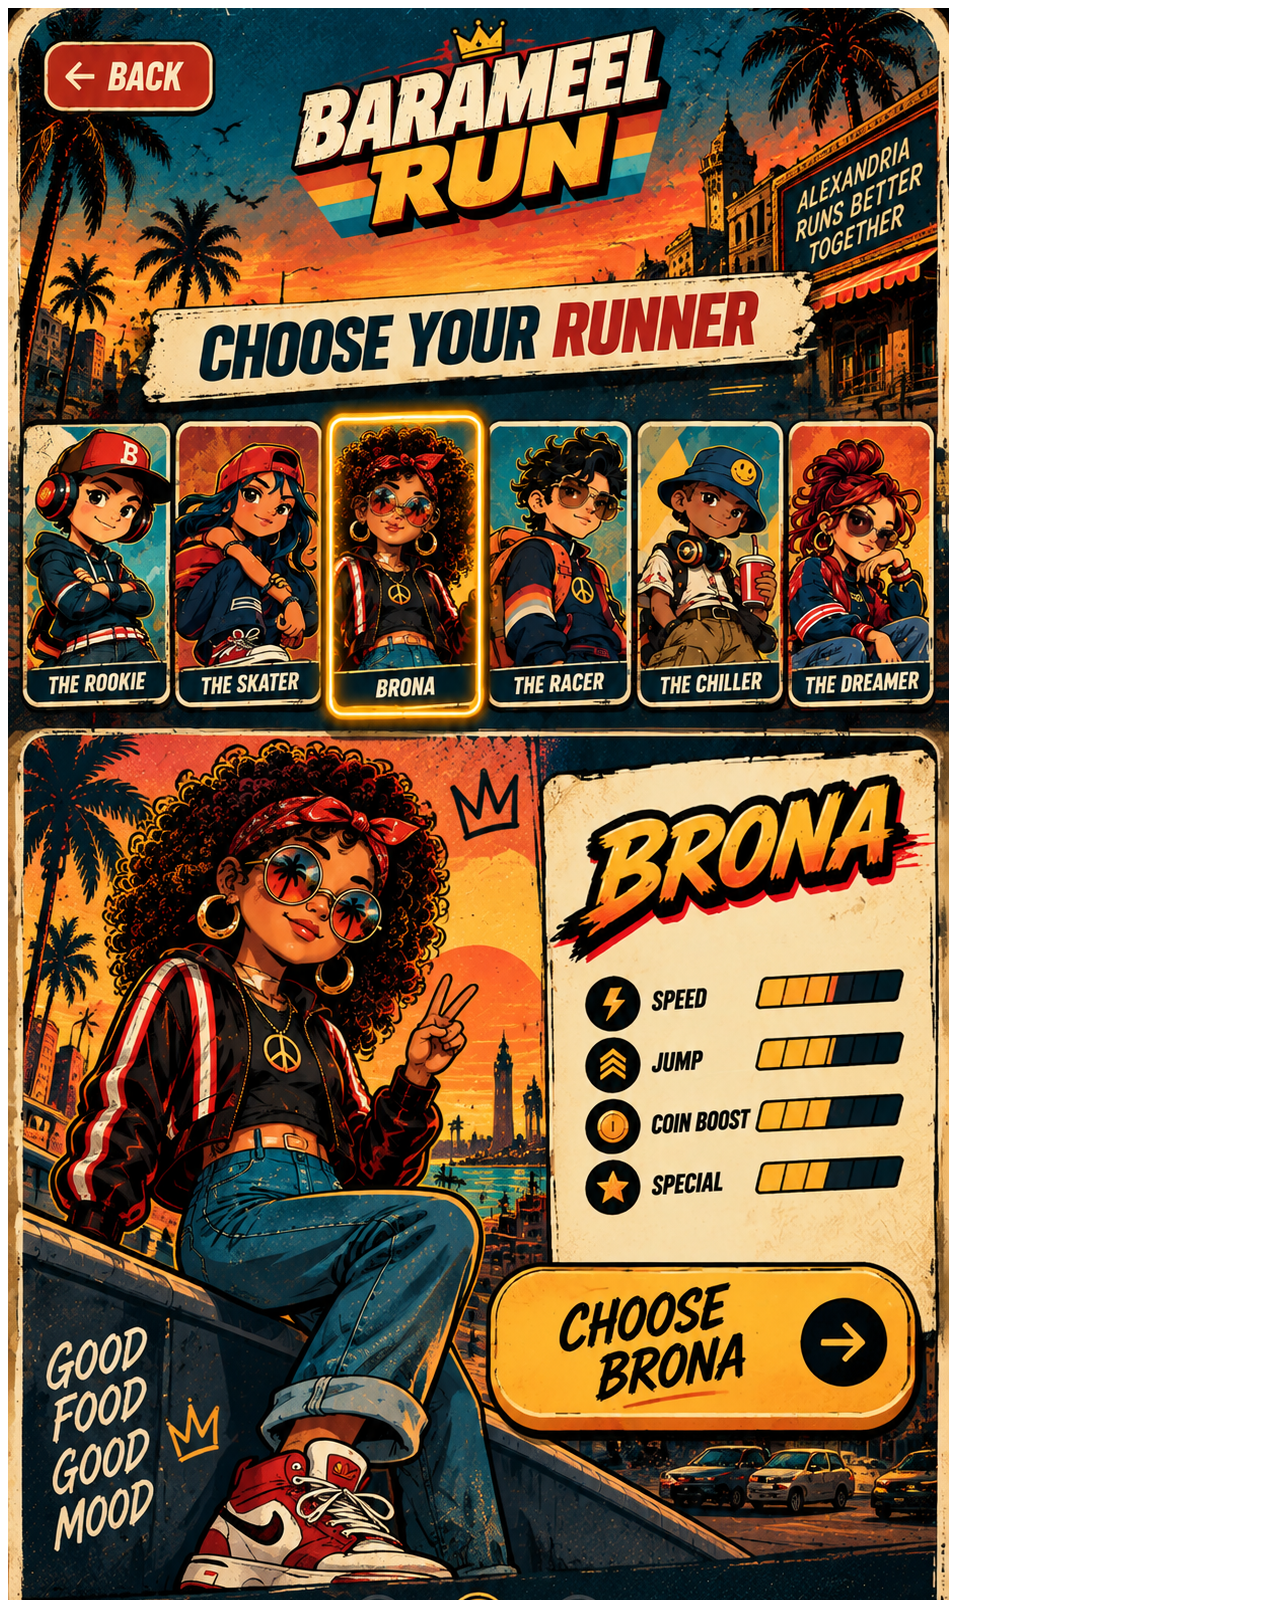
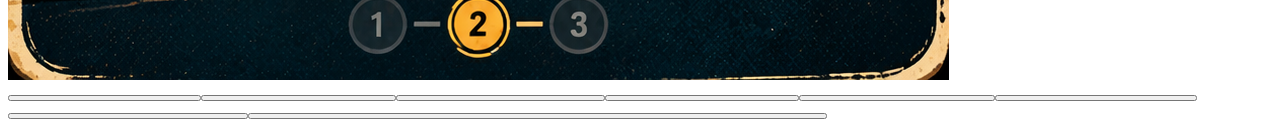
<file: screen02.html>
<!doctype html><html lang="en"><head><meta charset="utf-8"><meta name="viewport" content="width=device-width,initial-scale=1,viewport-fit=cover,user-scalable=no"><title>BARAMEEL RUN — Choose Your Runner</title><link rel="stylesheet" href="./styles.css"></head>
<body><main class="stage" style="--ratio:.5628;--ar:941/1672"><img id="art" class="base art-ready" alt="Choose your runner"><div id="hotspots"></div></main>
<script src="./app.js"></script><script>
const art=document.getElementById('art');
const chars=['rookie','skater','brona','racer','chiller','dreamer'];
const files=Object.fromEntries(chars.map(c=>[c,`./assets/screen02-${c}.png`]));
function show(c,playSound=true){
  BR.setRunner(c);
  const next=files[c];
  if(playSound)BR.selectSound(c);
  const im=new Image();
  im.onload=()=>{art.src=next;art.classList.add('art-ready');BR.flash();};
  im.src=next;
}
show(BR.selected(),false);
BR.preloadAll(chars.map(c=>files[c]));
const zones=[
['rookie',1.5,24.0,15.3,18.4],['skater',17.5,24.0,15.4,18.4],['brona',33.5,24.0,16.5,18.4],
['racer',50.3,24.0,15.4,18.4],['chiller',66.4,24.0,15.5,18.4],['dreamer',82.4,24.0,16.0,18.4]
];
zones.forEach(([c,l,t,w,h])=>{const b=document.createElement('button');b.className='hotspot';b.style.cssText=`left:${l}%;top:${t}%;width:${w}%;height:${h}%`;b.setAttribute('aria-label',BR.RUNNER_NAMES[c]);b.onclick=()=>show(c,true);document.getElementById('hotspots').appendChild(b);});
const back=document.createElement('button');back.className='hotspot back-hotspot';back.style.cssText='left:2.4%;top:2.0%;width:19.0%;height:5.2%';back.onclick=()=>{BR.backSound();BR.go('index.html')};document.getElementById('hotspots').appendChild(back);
const choose=document.createElement('button');choose.className='hotspot';choose.style.cssText='left:50.6%;top:74.7%;width:45.8%;height:9.2%';choose.setAttribute('aria-label','Choose runner');choose.onclick=()=>{BR.confirmSound();BR.go('screen03.html')};document.getElementById('hotspots').appendChild(choose);
</script></body></html>
</file>
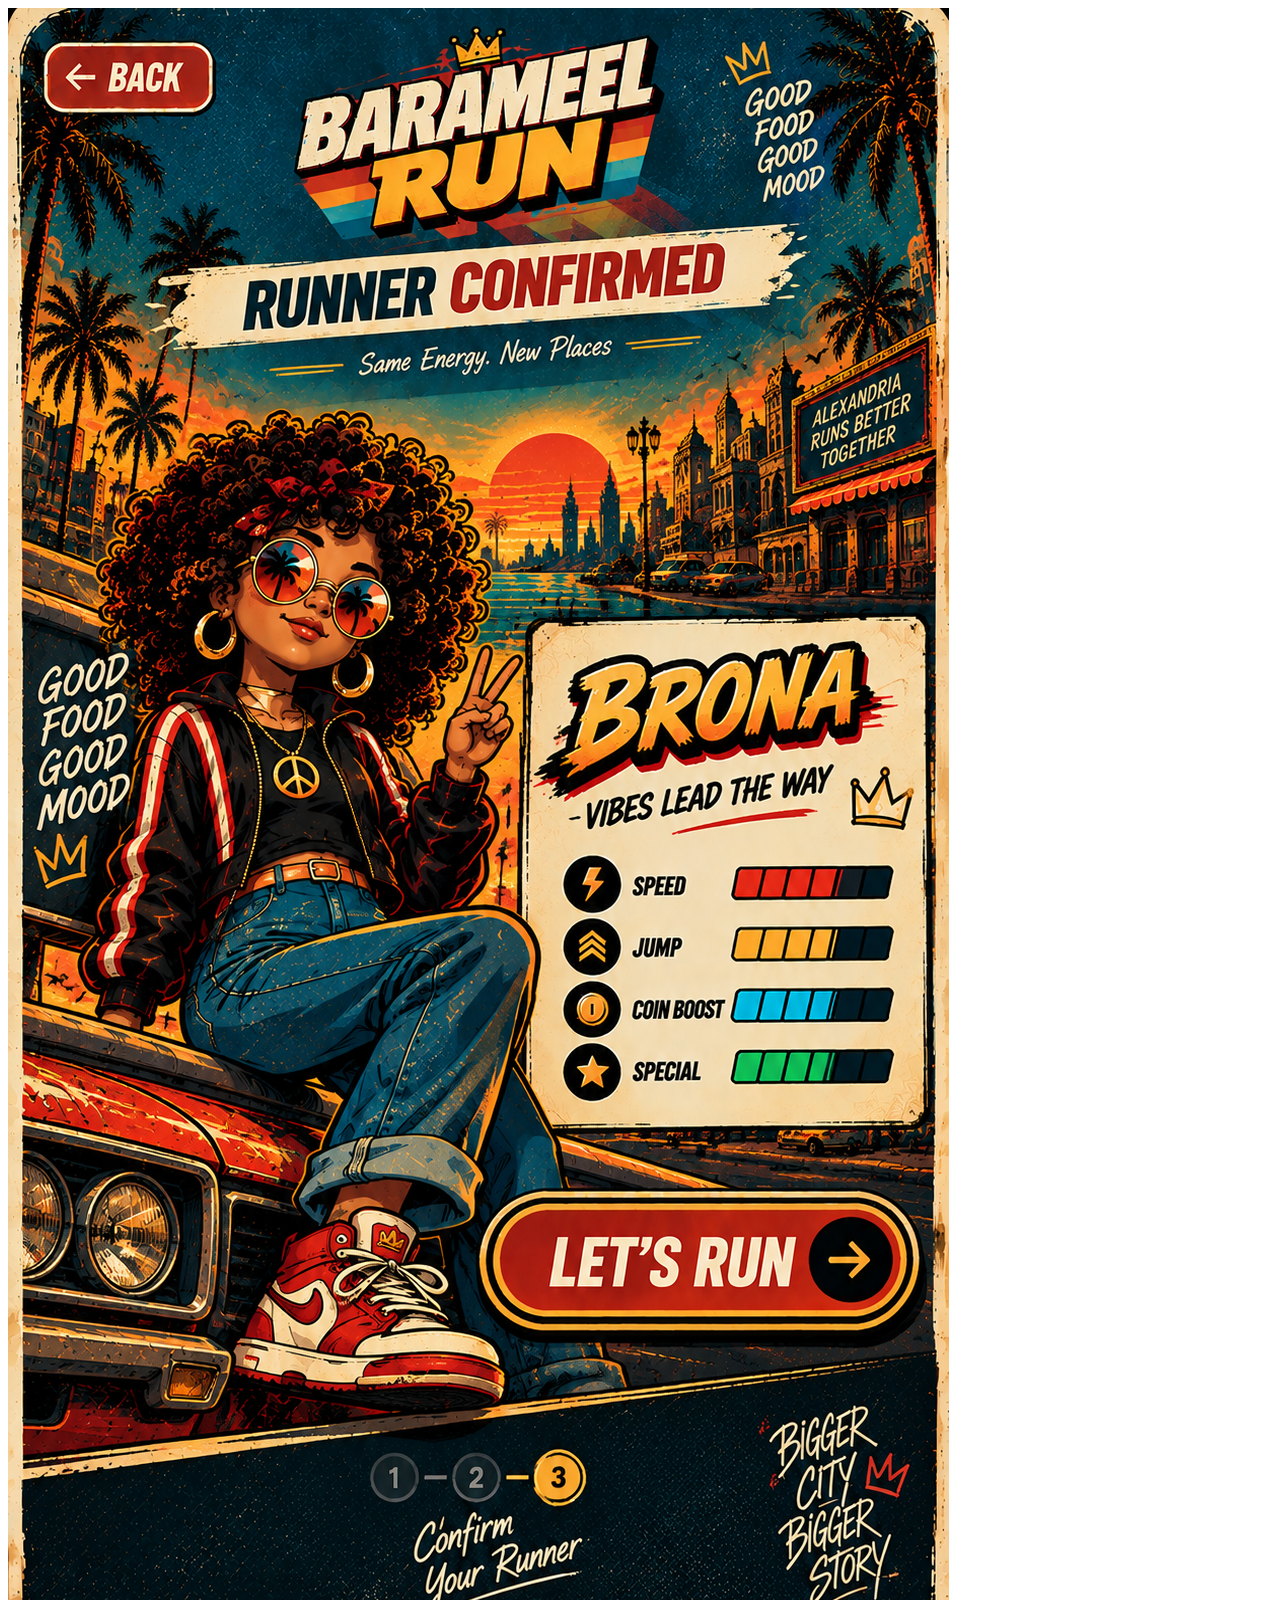
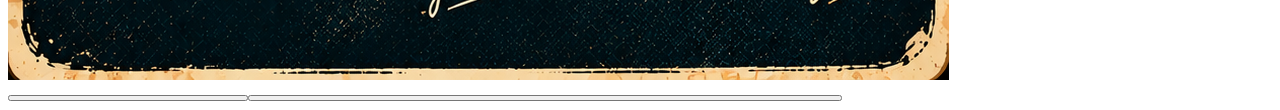
<file: screen03.html>
<!doctype html><html lang="en"><head><meta charset="utf-8"><meta name="viewport" content="width=device-width,initial-scale=1,viewport-fit=cover,user-scalable=no"><title>BARAMEEL RUN — Runner Confirmed</title><link rel="stylesheet" href="./styles.css"></head>
<body><main class="stage" style="--ratio:.5628;--ar:941/1672"><img id="art" class="base art-ready" alt="Runner confirmed"><div id="hotspots"></div></main>
<script src="./app.js"></script><script>
const c=BR.selected(),art=document.getElementById("art");art.src=`./assets/screen03-${c}.png`;
const hs=document.getElementById("hotspots");
function add(cls,css,fn){const b=document.createElement("button");b.className="hotspot "+(cls||"");b.style.cssText=css;b.onclick=fn;hs.appendChild(b);}
add("back-hotspot","left:2.4%;top:2.0%;width:19.0%;height:5.2%",()=>{BR.play("back");BR.go("screen02.html")});
add("","left:50.0%;top:69.0%;width:47.0%;height:9.5%",()=>{BR.play("confirm");BR.go("screen04.html")});
BR.preload(`./assets/screen04-${c}.png`);
</script></body></html>
</file>
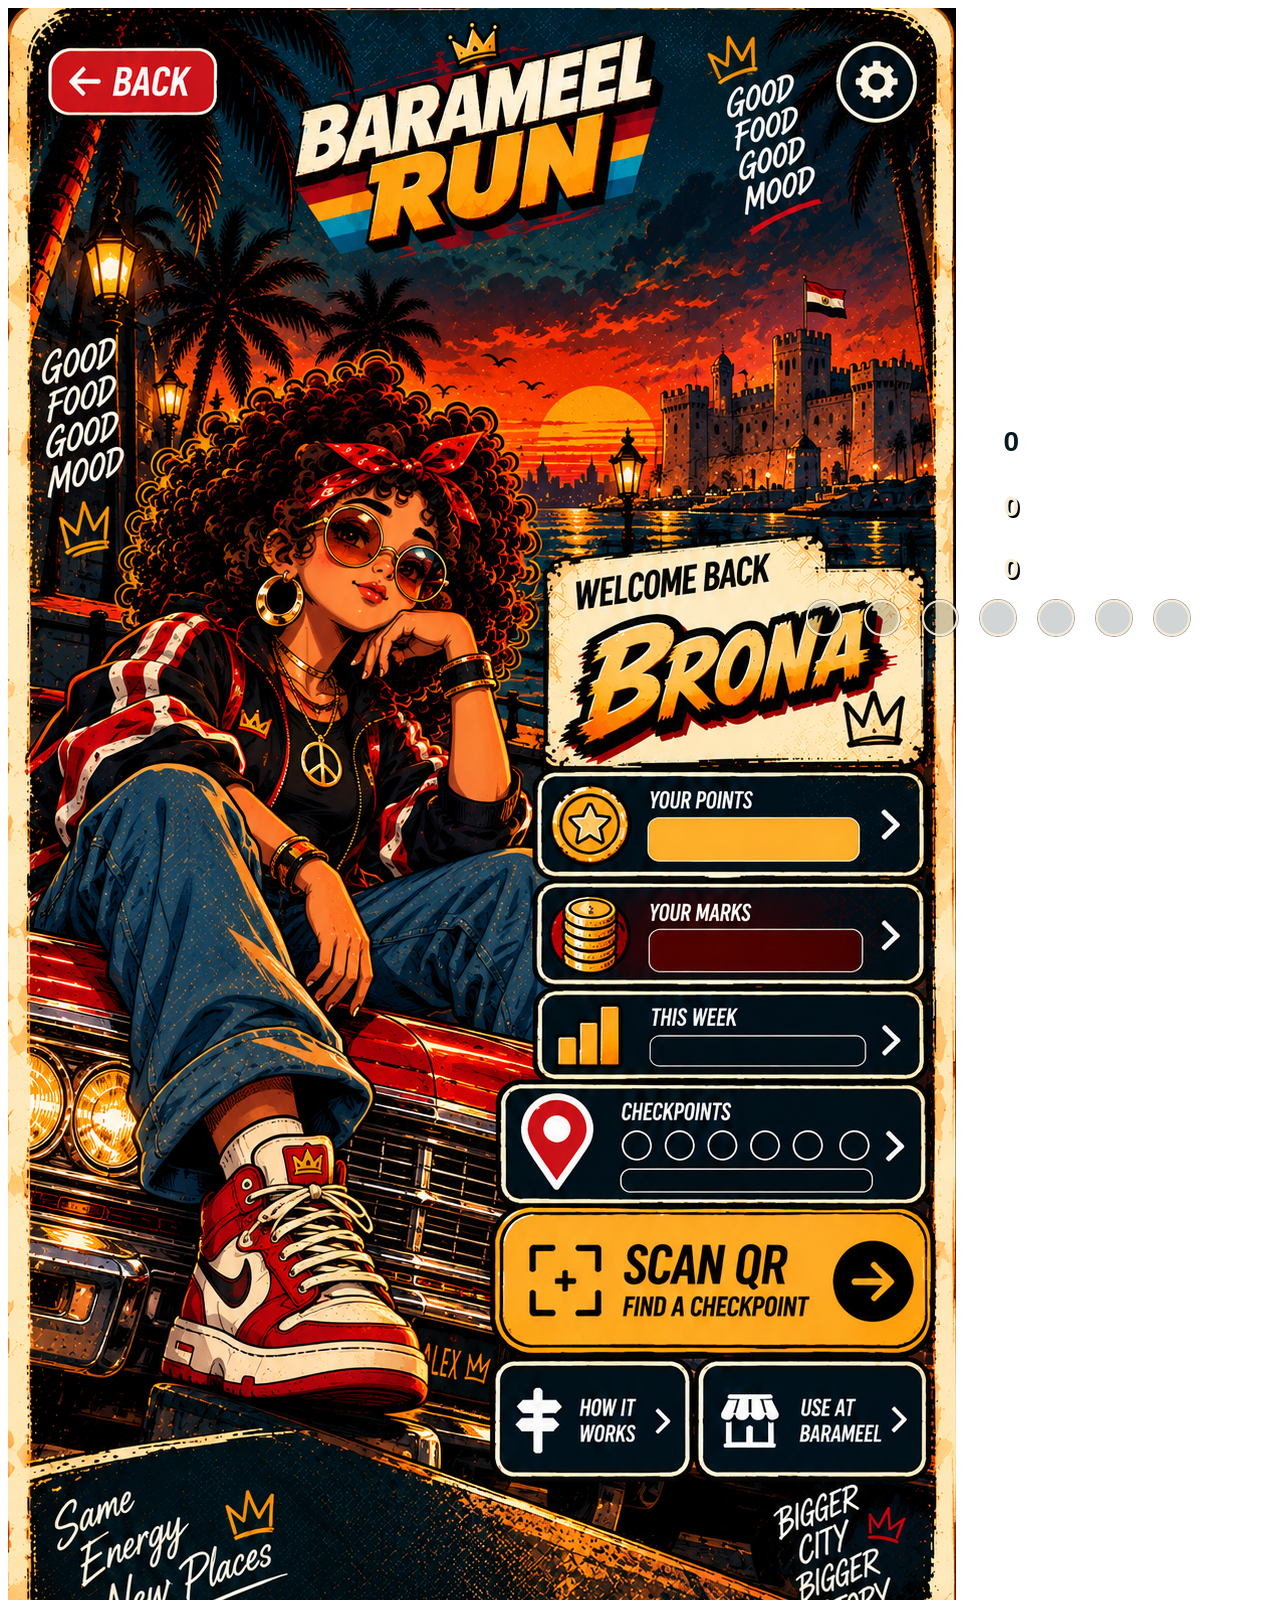
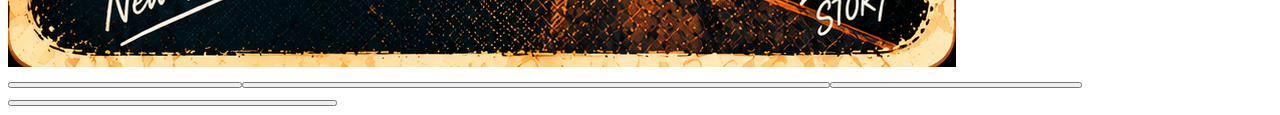
<file: screen04.html>
<!doctype html><html lang="en"><head><meta charset="utf-8"><meta name="viewport" content="width=device-width,initial-scale=1,viewport-fit=cover,user-scalable=no"><title>BARAMEEL RUN — Run</title><link rel="stylesheet" href="./styles.css"></head>
<body><main class="stage dashboard-stage" style="--ratio:.5714;--ar:948/1659"><img id="art" class="base" alt="BARAMEEL RUN run mode" decoding="async" fetchpriority="high"><div id="stats" aria-live="polite">
<div id="statPoints" class="dashboard-stat points-stat"></div>
<div id="statMarks" class="dashboard-stat marks-stat"></div>
<div id="statWeek" class="dashboard-stat week-stat"></div>
<div id="checkpointDots" class="checkpoint-dots"></div>
</div><div id="hotspots"></div></main>
<script src="./app.js"></script><script>
const c=BR.selected();
const art=document.getElementById("art");
art.src=`./assets/screen04-${c}.png`;
const hs=document.getElementById("hotspots");
function add(css,fn,cls=""){const b=document.createElement("button");b.className="hotspot "+cls;b.style.cssText=css;b.onclick=fn;hs.appendChild(b);}
function fmt(n){return Number(n||0).toLocaleString("en-US");}
function renderStats(){
 document.getElementById("statPoints").textContent=fmt(BR.state.points);
 document.getElementById("statMarks").textContent=fmt(BR.state.marks);
 document.getElementById("statWeek").textContent=fmt(BR.state.weeklyPoints);
 const wrap=document.getElementById("checkpointDots");wrap.innerHTML='';
 const n=Math.min(7,Math.max(0,Number(BR.state.checkpoints)||0));
 for(let i=0;i<7;i++){const d=document.createElement('span');d.className='checkpoint-dot'+(i<n?' on':'');wrap.appendChild(d);}
}
renderStats();
add("left:2.5%;top:2.0%;width:18.5%;height:5.4%",()=>{BR.play("back");BR.go("screen03.html")},"back-hotspot");
add("left:51.0%;top:72.5%;width:46.5%;height:8.8%",()=>{BR.play("scan");BR.go("screen05.html")});
add("left:51.0%;top:82.2%;width:20.0%;height:7.5%",()=>BR.play("tap"));
add("left:71.0%;top:82.2%;width:26.0%;height:7.5%",()=>BR.play("tap"));
BR.preload("./assets/screen05-scanner.png");
</script></body></html>
</file>
<file: styles.css>
/* v23 performance + dashboard + collection mosaic corrections */
.dashboard-stage .base{image-rendering:auto}
.dashboard-stat{position:absolute;z-index:25;display:flex;align-items:center;justify-content:center;text-align:center;font-family:"Arial Black",Impact,sans-serif;font-weight:900;line-height:1;color:#071a20;text-shadow:1px 1px 0 rgba(255,255,255,.28);pointer-events:none;white-space:nowrap}
.points-stat{left:66.0%;top:47.45%;width:26.0%;height:3.4%;font-size:clamp(12px,3vw,28px)}
.marks-stat{left:66.0%;top:54.65%;width:26.0%;height:3.4%;font-size:clamp(12px,3vw,28px);color:#f7ecd5;text-shadow:2px 2px 0 #000}
.week-stat{left:66.0%;top:61.55%;width:26.0%;height:3.4%;font-size:clamp(12px,3vw,28px);color:#f7ecd5;text-shadow:2px 2px 0 #000}
.checkpoint-dots{position:absolute;z-index:25;left:63.0%;top:66.55%;width:30.0%;height:4.3%;display:flex;align-items:center;justify-content:space-between;pointer-events:none}
.checkpoint-dot{width:8.3%;aspect-ratio:1;border:2px solid rgba(247,236,213,.95);border-radius:50%;background:rgba(7,26,32,.18);box-shadow:0 0 0 1px rgba(0,0,0,.35)}
.checkpoint-dot.on{background:#f7bd27;border-color:#f7bd27;box-shadow:0 0 9px rgba(247,189,39,.75),inset 0 0 0 2px #071a20}

/* Screen 06: only discovered puzzle pieces are shown. The image is revealed as a full master only at 9/9. */
.collection-stage{position:relative;aspect-ratio:954/1649;height:min(100dvh,calc(100vw * 1649 / 954));width:min(100vw,calc(100dvh * 954 / 1649));overflow:hidden;background:#061f27;isolation:isolate}
.collection-art{position:absolute;inset:0;width:100%;height:100%;object-fit:fill;display:block;z-index:1;user-select:none;-webkit-user-drag:none}
.collection-back,.my-rewards,.scan-more{position:absolute;z-index:60;border:0;background:transparent;padding:0;cursor:pointer;-webkit-tap-highlight-color:transparent}
.collection-back{left:1.5%;top:1.0%;width:14%;height:7%}
.collection-select{position:absolute;z-index:55;left:45.0%;top:26.5%;width:49.0%;height:5.0%;padding:0 7%;border:0;background:transparent;color:#f7ecd5;font-family:"Arial Black",Impact,sans-serif;font-weight:900;font-size:clamp(13px,3.4vw,29px);text-align:center;text-transform:uppercase;outline:none;appearance:none;-webkit-appearance:none;cursor:pointer;text-shadow:2px 2px 0 #000}
.collection-select option{color:#071a20;background:#f7ecd5}
.hero-grid{position:absolute;z-index:20;left:45.1%;top:31.8%;width:49.2%;height:22.0%;display:grid;grid-template-columns:repeat(3,1fr);grid-template-rows:repeat(3,1fr);gap:2px;padding:2px;background:#f7bd27;overflow:hidden;border-radius:14px;pointer-events:none;transition:opacity .35s ease}
.mosaic-piece{min-width:0;min-height:0;background-repeat:no-repeat;background-color:#071a20;overflow:hidden}
.mosaic-piece.locked{filter:brightness(.08) grayscale(1);opacity:.95}
.mosaic-piece.found{filter:none;opacity:1}
.hero-grid.completed-hidden{opacity:0}
.hero-master{position:absolute;z-index:24;left:45.1%;top:31.8%;width:49.2%;height:22.0%;object-fit:cover;display:block;opacity:0;border-radius:14px;pointer-events:none;transition:opacity .35s ease}
.hero-master.show{opacity:1}
.hero-grid.complete-flash .mosaic-piece.found{animation:pieceBurst 1.35s ease-in-out 1}
@keyframes pieceBurst{0%,100%{filter:none;transform:scale(1);box-shadow:none}12%{filter:brightness(1.55) saturate(1.35);transform:scale(1.018);box-shadow:0 0 16px rgba(247,189,39,.9)}25%{filter:none;transform:scale(1)}40%{filter:brightness(1.65) saturate(1.4);transform:scale(1.018);box-shadow:0 0 18px rgba(255,236,150,.95)}53%{filter:none;transform:scale(1)}68%{filter:brightness(1.7) saturate(1.45);transform:scale(1.018);box-shadow:0 0 20px rgba(247,189,39,.95)}82%{filter:none;transform:scale(1)}}
.reward-cover{position:absolute;z-index:38;left:57.8%;top:55.0%;width:30.7%;height:4.4%;background:#071a20;border-radius:12px;pointer-events:none}
.reward-text{position:absolute;z-index:40;left:57.2%;top:54.8%;width:31.7%;height:5.0%;display:flex;align-items:center;justify-content:center;color:#f7bd27;font-family:"Arial Black",Impact,sans-serif;font-size:clamp(15px,4.4vw,38px);font-weight:900;letter-spacing:.01em;text-shadow:2px 2px 0 #000,0 0 8px rgba(247,189,39,.75);pointer-events:none;white-space:nowrap}
.reward-sub{position:absolute;z-index:40;left:62.0%;top:59.0%;width:25.5%;height:2.0%;display:flex;align-items:center;justify-content:center;color:#f7ecd5;font-family:Arial,sans-serif;font-size:clamp(8px,2vw,17px);font-weight:900;letter-spacing:.08em;pointer-events:none}
.reward-text.jackpot{animation:jackpotFinal .65s cubic-bezier(.2,.9,.25,1.2) both}
@keyframes jackpotFinal{0%{transform:scale(1)}55%{transform:scale(1.24);filter:brightness(1.55)}100%{transform:scale(1);filter:brightness(1)}}
.my-rewards{left:44.0%;top:62.2%;width:24.0%;height:6.5%}
.scan-more{left:69.0%;top:62.2%;width:25.5%;height:6.5%}
.collection-thumbs{position:absolute;z-index:35;left:2.5%;top:69.0%;width:95.0%;height:24.5%;display:grid;grid-template-columns:repeat(5,1fr);grid-template-rows:repeat(2,1fr);column-gap:1.3%;row-gap:1.5%;pointer-events:none}
.collection-thumb{position:relative;border:0;background:transparent;padding:0;overflow:hidden;pointer-events:auto;cursor:pointer;-webkit-tap-highlight-color:transparent;min-width:0;min-height:0}
.thumb-mosaic{position:absolute;left:10%;top:14%;width:80%;height:70%;display:grid;grid-template-columns:repeat(3,1fr);grid-template-rows:repeat(3,1fr);gap:1px;background:rgba(247,189,39,.72);overflow:hidden;border-radius:3px}
.thumb-piece{min-width:0;min-height:0;background-repeat:no-repeat;background-color:#071a20}
.thumb-piece.locked{filter:brightness(.13) grayscale(1);opacity:.95}
.thumb-piece.found{filter:none;opacity:1}
.collection-thumb.selected .thumb-mosaic{box-shadow:0 0 0 2px rgba(247,189,39,.95),0 0 10px rgba(247,189,39,.55)}
.thumb-count{position:absolute;right:8%;bottom:4%;z-index:4;color:#f7ecd5;font-family:"Arial Black",Impact,sans-serif;font-size:clamp(9px,2.4vw,22px);font-weight:900;text-shadow:2px 2px 0 #000;pointer-events:none}
@media (max-width:520px){.collection-select{font-size:clamp(11px,3.4vw,18px)}.thumb-count{font-size:clamp(8px,2.2vw,15px)}}
</file>
